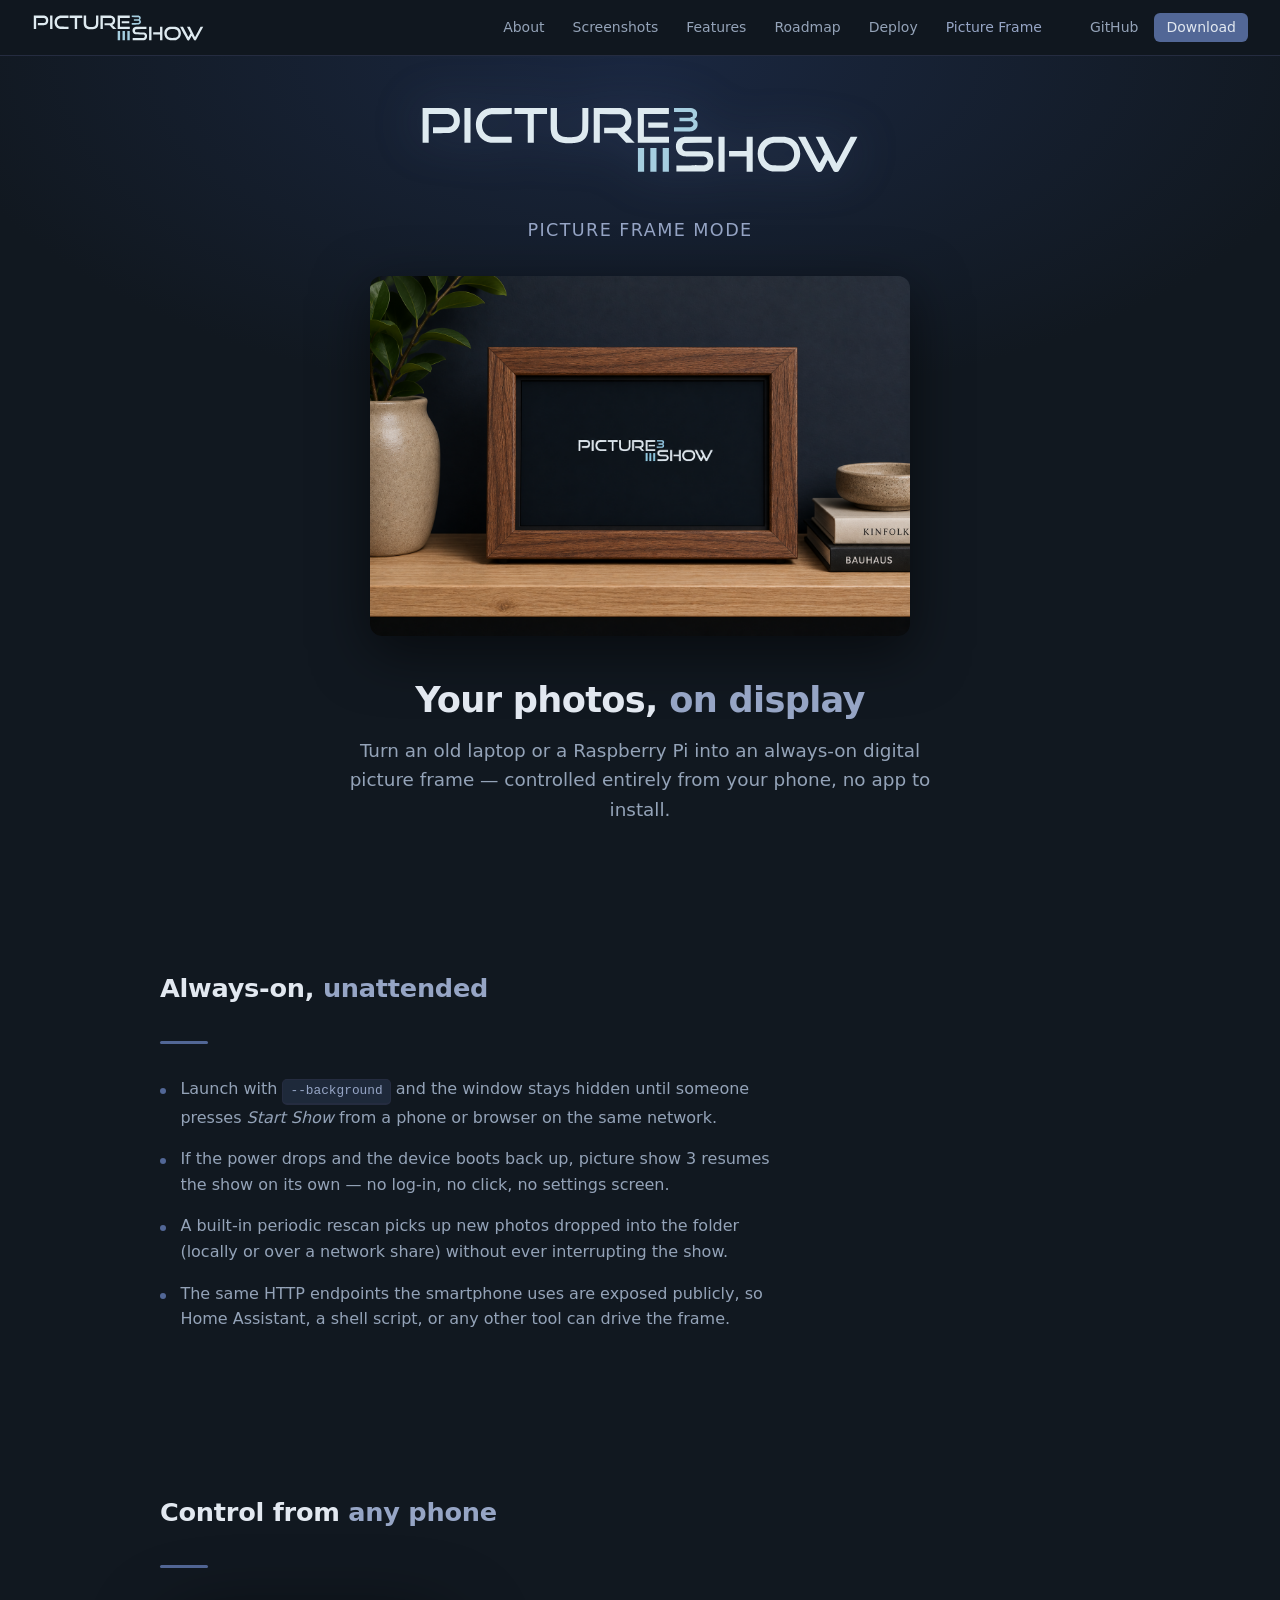
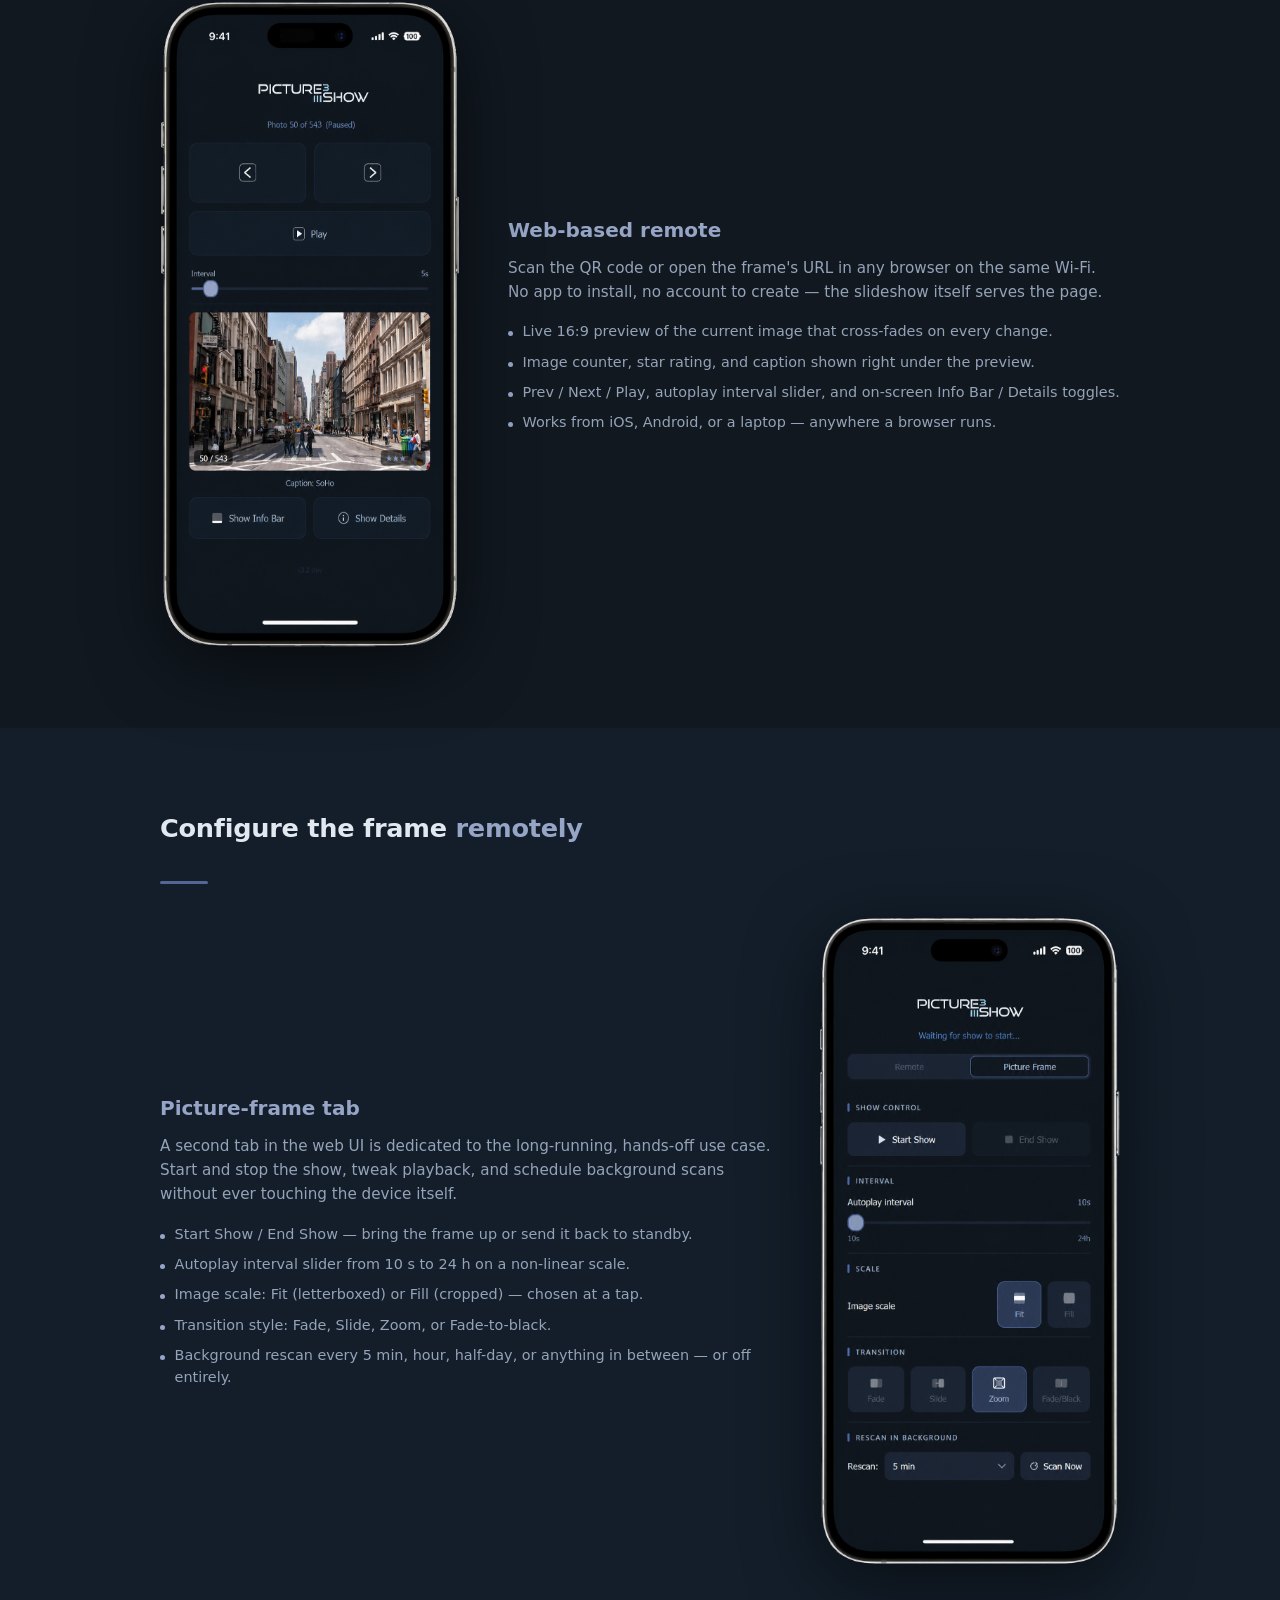
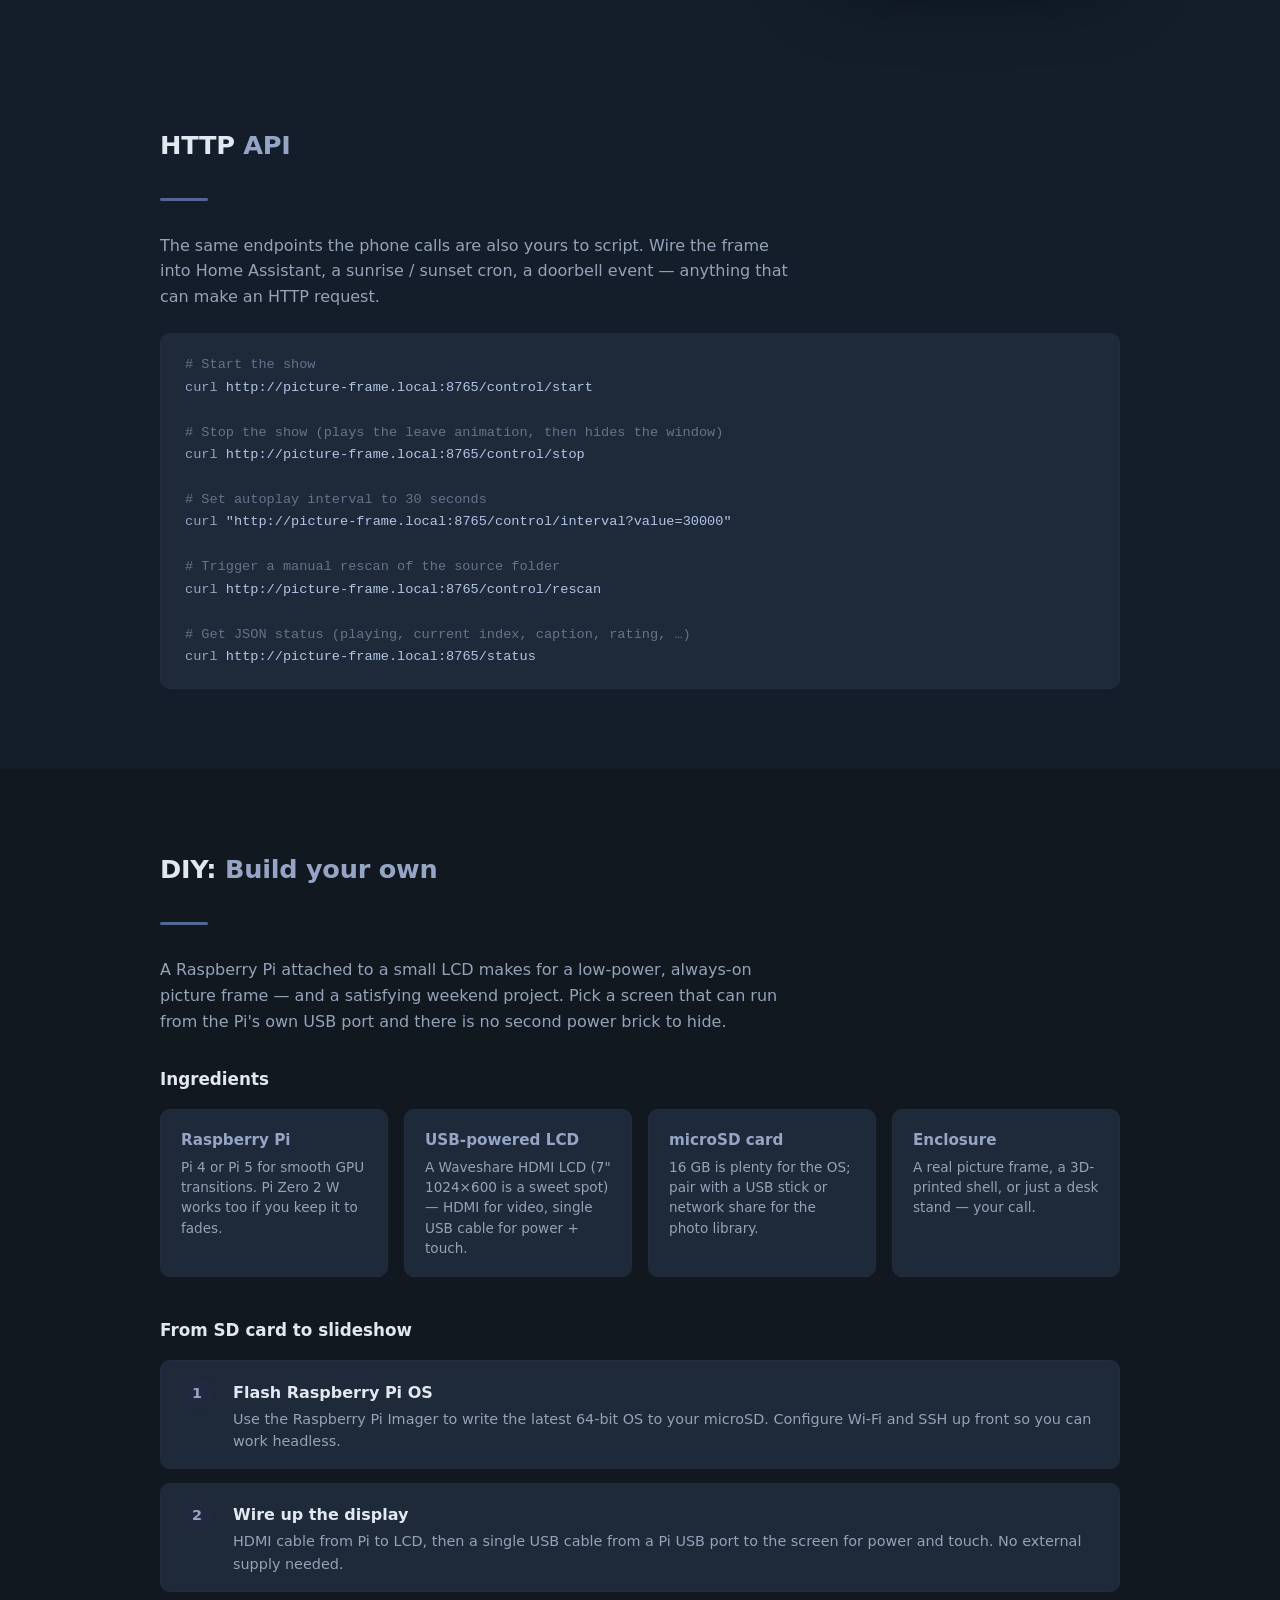
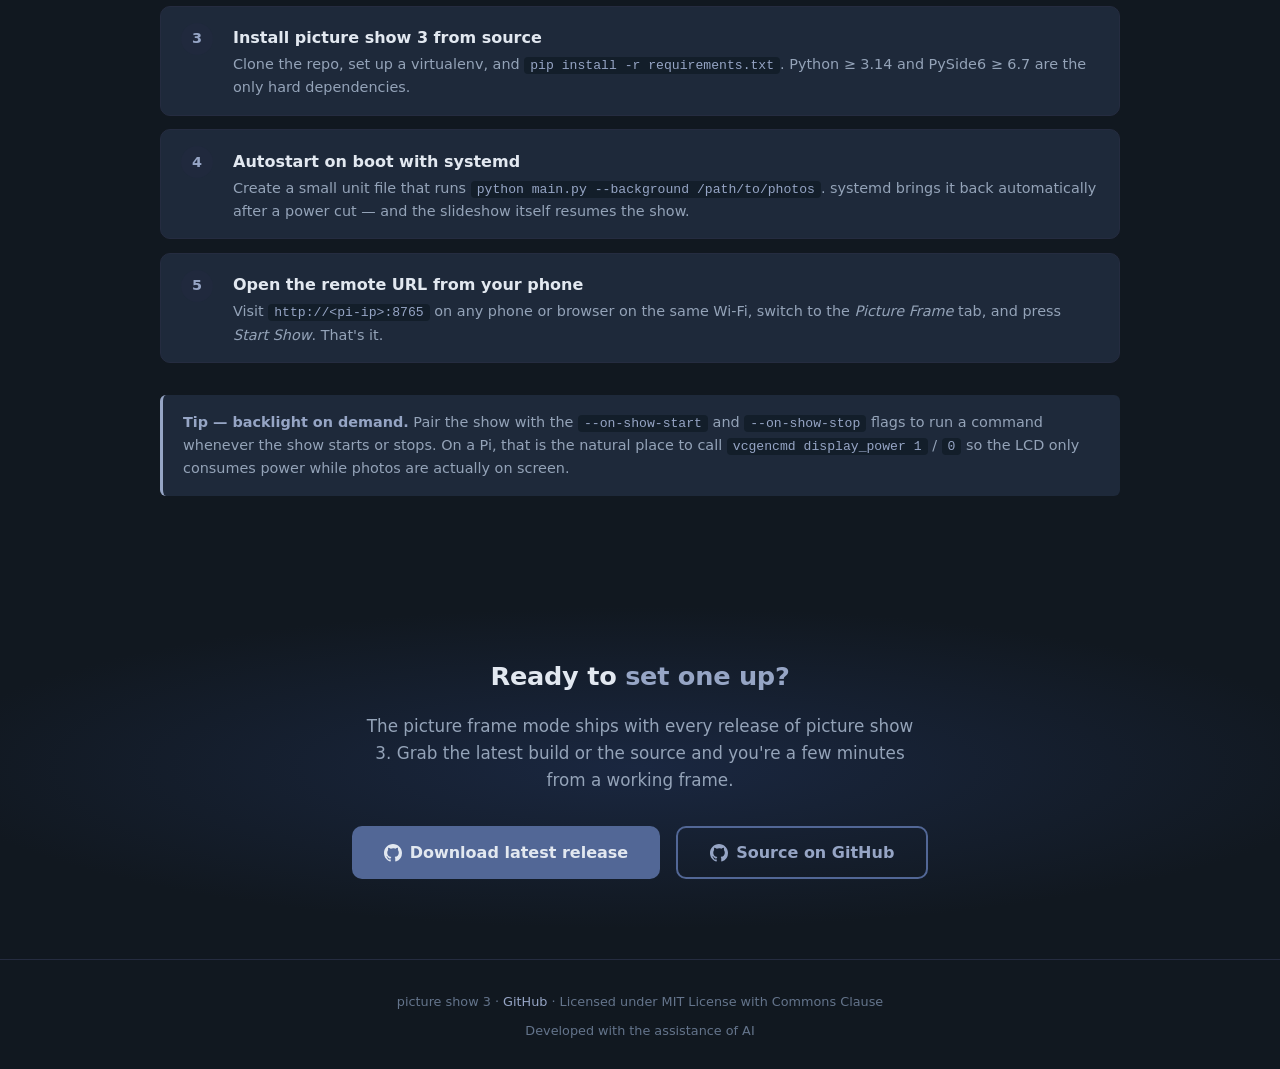
<file: picture-frame.html>
<!DOCTYPE html>
<html lang="en">
<head>
  <meta charset="UTF-8">
  <meta name="viewport" content="width=device-width, initial-scale=1.0">
  <meta name="description" content="Turn any screen into a digital picture frame with picture show 3. Smartphone remote, HTTP API, Raspberry Pi DIY build — no app to install.">
  <link rel="icon" href="favicon.ico" sizes="32x32">
  <link rel="stylesheet" href="style.css">
  <title>Picture Frame Mode — picture show 3</title>
  <style>
    nav a.active { color: var(--accent-light); }
    nav a.logo-link {
      padding: 0;
      display: flex;
      align-items: center;
    }
    nav a.logo-link:hover { background: transparent; }

    /* ── Hero ─────────────────────────────────────────────────── */
    #hero {
      padding: 3rem 2rem 4rem;
      text-align: center;
      background: radial-gradient(ellipse 80% 60% at 50% 0%, #1a2740 0%, var(--bg-deep) 70%);
    }
    #hero img.logo {
      height: 72px;
      max-width: 80%;
      margin-bottom: 2rem;
      filter: drop-shadow(0 0 24px rgba(82,103,150,0.4));
    }
    #hero .subtitle {
      font-size: 1.1rem;
      color: var(--accent-light);
      letter-spacing: 0.08em;
      text-transform: uppercase;
      margin-bottom: 2rem;
    }
    #hero img.frame-photo {
      width: 100%;
      max-width: 540px;
      border-radius: 12px;
      box-shadow: 0 16px 56px rgba(0,0,0,0.55);
      margin-bottom: 2.25rem;
    }
    #hero h1 {
      font-size: 2.2rem;
      font-weight: 700;
      color: var(--text);
      letter-spacing: -0.02em;
      margin-bottom: 0.9rem;
      line-height: 1.2;
    }
    #hero h1 span { color: var(--accent-light); }
    #hero p.tagline {
      font-size: 1.15rem;
      color: var(--text-sec);
      max-width: 620px;
      margin: 0 auto;
    }
    @media (max-width: 520px) {
      #hero h1 { font-size: 1.7rem; }
      #hero p.tagline { font-size: 1rem; }
    }

    /* ── Showcase rows ─────────────────────────────────────────── */
    .showcase {
      display: grid;
      grid-template-columns: 300px 1fr;
      gap: 3rem;
      align-items: center;
    }
    .showcase + .showcase { margin-top: 4rem; }
    .showcase.reverse {
      grid-template-columns: 1fr 300px;
    }
    .showcase.reverse .showcase-image { order: 2; }
    .showcase-image img {
      width: 100%;
      max-width: 300px;
      display: block;
      border-radius: 22px;
      filter: drop-shadow(0 18px 36px rgba(0,0,0,0.55));
    }
    .showcase-text h3 {
      font-size: 1.25rem;
      font-weight: 600;
      color: var(--accent-light);
      margin-bottom: 0.6rem;
    }
    .showcase-text p {
      font-size: 0.95rem;
      color: var(--text-sec);
      line-height: 1.6;
      margin-bottom: 1rem;
    }
    .showcase-text ul {
      list-style: none;
      display: flex;
      flex-direction: column;
      gap: 0.5rem;
    }
    .showcase-text ul li {
      display: flex;
      gap: 0.6rem;
      align-items: baseline;
      font-size: 0.9rem;
      color: var(--text-sec);
      line-height: 1.55;
    }
    .showcase-text ul li::before {
      content: '';
      display: block;
      width: 5px;
      height: 5px;
      border-radius: 50%;
      background: var(--accent-light);
      flex-shrink: 0;
      margin-top: 0.5em;
    }
    @media (max-width: 680px) {
      .showcase, .showcase.reverse {
        grid-template-columns: 1fr;
        gap: 1.75rem;
        justify-items: center;
        text-align: center;
      }
      .showcase.reverse .showcase-image { order: 0; }
      .showcase-text ul li { text-align: left; }
    }

    /* ── API code block ──────────────────────────────────────── */
    #api { background: var(--bg-card); }
    #api p.lead {
      font-size: 1rem;
      color: var(--text-sec);
      max-width: 640px;
      margin-bottom: 1.5rem;
    }
    pre.code {
      background: var(--surface);
      border: 1px solid var(--border);
      border-radius: 10px;
      padding: 1.25rem 1.5rem;
      overflow-x: auto;
      font-family: 'SF Mono', 'Fira Code', Consolas, monospace;
      font-size: 0.85rem;
      line-height: 1.65;
      color: var(--text);
    }
    pre.code .c { color: var(--text-subtle); }
    pre.code .k { color: var(--accent-light); }
    pre.code .s { color: #b3c5e6; }

    /* ── DIY hardware grid + steps ───────────────────────────── */
    .diy-grid {
      display: grid;
      grid-template-columns: repeat(auto-fill, minmax(220px, 1fr));
      gap: 1rem;
      margin-bottom: 2.5rem;
    }
    .diy-item {
      background: var(--surface);
      border: 1px solid var(--border);
      border-radius: 10px;
      padding: 1.1rem 1.25rem;
    }
    .diy-item h4 {
      font-size: 0.95rem;
      font-weight: 600;
      color: var(--accent-light);
      margin-bottom: 0.3rem;
    }
    .diy-item p {
      font-size: 0.85rem;
      color: var(--text-sec);
      line-height: 1.5;
    }
    .diy-steps {
      list-style: none;
      counter-reset: diy-step;
      display: flex;
      flex-direction: column;
      gap: 0.85rem;
    }
    .diy-steps li {
      counter-increment: diy-step;
      display: grid;
      grid-template-columns: 2.25rem 1fr;
      gap: 1rem;
      align-items: baseline;
      background: var(--surface);
      border: 1px solid var(--border);
      border-radius: 10px;
      padding: 1rem 1.25rem;
    }
    .diy-steps li::before {
      content: counter(diy-step);
      grid-column: 1;
      display: flex;
      align-items: center;
      justify-content: center;
      width: 2rem;
      height: 2rem;
      border-radius: 50%;
      background: var(--accent-deep);
      color: var(--accent-light);
      font-weight: 600;
      font-size: 0.9rem;
    }
    .diy-steps li > div {
      grid-column: 2;
    }
    .diy-steps li strong {
      display: block;
      color: var(--text);
      font-weight: 600;
      margin-bottom: 0.15rem;
    }
    .diy-steps li p {
      font-size: 0.9rem;
      color: var(--text-sec);
      line-height: 1.55;
    }
    .diy-steps li code {
      font-family: 'SF Mono', 'Fira Code', Consolas, monospace;
      font-size: 0.82rem;
      color: var(--accent-light);
      background: var(--bg-card);
      padding: 1px 6px;
      border-radius: 4px;
    }
    .diy-tip {
      margin-top: 2rem;
      background: var(--surface);
      border-left: 3px solid var(--accent-light);
      border-radius: 6px;
      padding: 1rem 1.25rem;
      font-size: 0.9rem;
      color: var(--text-sec);
      line-height: 1.6;
    }
    .diy-tip strong { color: var(--accent-light); }
    .diy-tip code {
      font-family: 'SF Mono', 'Fira Code', Consolas, monospace;
      font-size: 0.82rem;
      color: var(--accent-light);
      background: var(--bg-card);
      padding: 1px 6px;
      border-radius: 4px;
    }

    /* ── CTA ─────────────────────────────────────────────────── */
    #cta {
      text-align: center;
      background: radial-gradient(ellipse 80% 60% at 50% 50%, #1a2740 0%, var(--bg-deep) 70%);
    }
    #cta h2 { margin-bottom: 1rem; }
    #cta p {
      font-size: 1.05rem;
      color: var(--text-sec);
      margin-bottom: 2rem;
      max-width: 560px;
      margin-left: auto;
      margin-right: auto;
    }
    .cta-btns { display: flex; gap: 1rem; justify-content: center; flex-wrap: wrap; }
  </style>
</head>
<body>

<!-- ── Nav ──────────────────────────────────────────────────────── -->
<nav>
  <a href="index.html" class="logo-link"><img src="logo.svg" alt="picture show 3"></a>
  <button class="nav-hamburger" id="navToggle" aria-label="Toggle menu">
    <svg viewBox="0 0 24 24" fill="none" stroke="currentColor" stroke-width="2" stroke-linecap="round">
      <line x1="3" y1="6"  x2="21" y2="6"/>
      <line x1="3" y1="12" x2="21" y2="12"/>
      <line x1="3" y1="18" x2="21" y2="18"/>
    </svg>
  </button>
  <ul id="navMenu">
    <li><a href="index.html#intro">About</a></li>
    <li><a href="index.html#screenshots">Screenshots</a></li>
    <li><a href="index.html#features">Features</a></li>
    <li><a href="index.html#roadmap">Roadmap</a></li>
    <li><a href="index.html#deploy">Deploy</a></li>
    <li><a href="picture-frame.html" class="active">Picture Frame</a></li>
    <li class="nav-sep"><a href="https://github.com/hel800/picture-show3" target="_blank" rel="noopener">GitHub</a></li>
    <li><a href="https://github.com/hel800/picture-show3/releases" target="_blank" rel="noopener" class="btn-nav">Download</a></li>
  </ul>
</nav>

<!-- ── Hero ─────────────────────────────────────────────────────── -->
<section id="hero">
  <div class="inner">
    <img src="logo.svg" alt="picture show 3" class="logo">
    <p class="subtitle">Picture Frame Mode</p>
    <img src="digital_picture_frame.png" alt="picture show 3 running as a digital picture frame" class="frame-photo">
    <h1>Your photos, <span>on display</span></h1>
    <p class="tagline">
      Turn an old laptop or a Raspberry Pi into an always-on digital picture frame —
      controlled entirely from your phone, no app to install.
    </p>
  </div>
</section>

<!-- ── Why picture frame mode ───────────────────────────────────── -->
<section id="intro">
  <div class="inner">
    <h2>Always-on, <span>unattended</span></h2>
    <div class="section-sep"></div>
    <ul class="intro-points">
      <li><span>Launch with <kbd>--background</kbd> and the window stays hidden until someone presses <em>Start Show</em> from a phone or browser on the same network.</span></li>
      <li><span>If the power drops and the device boots back up, picture show 3 resumes the show on its own — no log-in, no click, no settings screen.</span></li>
      <li><span>A built-in periodic rescan picks up new photos dropped into the folder (locally or over a network share) without ever interrupting the show.</span></li>
      <li><span>The same HTTP endpoints the smartphone uses are exposed publicly, so Home Assistant, a shell script, or any other tool can drive the frame.</span></li>
    </ul>
  </div>
</section>

<!-- ── Smartphone remote ────────────────────────────────────────── -->
<section id="remote-control">
  <div class="inner">
    <h2>Control from <span>any phone</span></h2>
    <div class="section-sep"></div>
    <div class="showcase">
      <div class="showcase-image">
        <img src="remote_control_smartphone.png" alt="Smartphone remote view with live preview, prev/next, play, and interval slider">
      </div>
      <div class="showcase-text">
        <h3>Web-based remote</h3>
        <p>
          Scan the QR code or open the frame's URL in any browser on the same Wi-Fi.
          No app to install, no account to create — the slideshow itself serves the page.
        </p>
        <ul>
          <li>Live 16:9 preview of the current image that cross-fades on every change.</li>
          <li>Image counter, star rating, and caption shown right under the preview.</li>
          <li>Prev / Next / Play, autoplay interval slider, and on-screen Info Bar / Details toggles.</li>
          <li>Works from iOS, Android, or a laptop — anywhere a browser runs.</li>
        </ul>
      </div>
    </div>
  </div>
</section>

<!-- ── Picture frame controls ──────────────────────────────────── -->
<section id="frame-control" style="background: var(--bg-card);">
  <div class="inner">
    <h2>Configure the frame <span>remotely</span></h2>
    <div class="section-sep"></div>
    <div class="showcase reverse">
      <div class="showcase-image">
        <img src="picture_frame_mode_smartphone.png" alt="Picture frame controls: Start Show, autoplay interval, scale, transition, background rescan">
      </div>
      <div class="showcase-text">
        <h3>Picture-frame tab</h3>
        <p>
          A second tab in the web UI is dedicated to the long-running, hands-off use case.
          Start and stop the show, tweak playback, and schedule background scans without
          ever touching the device itself.
        </p>
        <ul>
          <li>Start Show / End Show — bring the frame up or send it back to standby.</li>
          <li>Autoplay interval slider from 10 s to 24 h on a non-linear scale.</li>
          <li>Image scale: Fit (letterboxed) or Fill (cropped) — chosen at a tap.</li>
          <li>Transition style: Fade, Slide, Zoom, or Fade-to-black.</li>
          <li>Background rescan every 5 min, hour, half-day, or anything in between — or off entirely.</li>
        </ul>
      </div>
    </div>
  </div>
</section>

<!-- ── HTTP API ────────────────────────────────────────────────── -->
<section id="api">
  <div class="inner">
    <h2>HTTP <span>API</span></h2>
    <div class="section-sep"></div>
    <p class="lead">
      The same endpoints the phone calls are also yours to script.
      Wire the frame into Home Assistant, a sunrise / sunset cron, a doorbell event —
      anything that can make an HTTP request.
    </p>
<pre class="code"><span class="c"># Start the show</span>
<span class="k">curl</span> <span class="s">http://picture-frame.local:8765/control/start</span>

<span class="c"># Stop the show (plays the leave animation, then hides the window)</span>
<span class="k">curl</span> <span class="s">http://picture-frame.local:8765/control/stop</span>

<span class="c"># Set autoplay interval to 30 seconds</span>
<span class="k">curl</span> <span class="s">"http://picture-frame.local:8765/control/interval?value=30000"</span>

<span class="c"># Trigger a manual rescan of the source folder</span>
<span class="k">curl</span> <span class="s">http://picture-frame.local:8765/control/rescan</span>

<span class="c"># Get JSON status (playing, current index, caption, rating, …)</span>
<span class="k">curl</span> <span class="s">http://picture-frame.local:8765/status</span></pre>
  </div>
</section>

<!-- ── DIY: Raspberry Pi build ─────────────────────────────────── -->
<section id="diy">
  <div class="inner">
    <h2>DIY: <span>Build your own</span></h2>
    <div class="section-sep"></div>
    <p style="font-size:1rem;color:var(--text-sec);max-width:640px;margin-bottom:2rem;line-height:1.6;">
      A Raspberry Pi attached to a small LCD makes for a low-power, always-on picture
      frame — and a satisfying weekend project. Pick a screen that can run from the Pi's
      own USB port and there is no second power brick to hide.
    </p>

    <h3 style="font-size:1.05rem;font-weight:600;color:var(--text);margin-bottom:1rem;">Ingredients</h3>
    <div class="diy-grid">
      <div class="diy-item">
        <h4>Raspberry Pi</h4>
        <p>Pi 4 or Pi 5 for smooth GPU transitions. Pi Zero 2 W works too if you keep it to fades.</p>
      </div>
      <div class="diy-item">
        <h4>USB-powered LCD</h4>
        <p>A Waveshare HDMI LCD (7" 1024×600 is a sweet spot) — HDMI for video, single USB cable for power + touch.</p>
      </div>
      <div class="diy-item">
        <h4>microSD card</h4>
        <p>16 GB is plenty for the OS; pair with a USB stick or network share for the photo library.</p>
      </div>
      <div class="diy-item">
        <h4>Enclosure</h4>
        <p>A real picture frame, a 3D-printed shell, or just a desk stand — your call.</p>
      </div>
    </div>

    <h3 style="font-size:1.05rem;font-weight:600;color:var(--text);margin-bottom:1rem;">From SD card to slideshow</h3>
    <ol class="diy-steps">
      <li>
        <div>
          <strong>Flash Raspberry Pi OS</strong>
          <p>Use the Raspberry Pi Imager to write the latest 64-bit OS to your microSD. Configure Wi-Fi and SSH up front so you can work headless.</p>
        </div>
      </li>
      <li>
        <div>
          <strong>Wire up the display</strong>
          <p>HDMI cable from Pi to LCD, then a single USB cable from a Pi USB port to the screen for power and touch. No external supply needed.</p>
        </div>
      </li>
      <li>
        <div>
          <strong>Install picture show 3 from source</strong>
          <p>Clone the repo, set up a virtualenv, and <code>pip install -r requirements.txt</code>. Python ≥ 3.14 and PySide6 ≥ 6.7 are the only hard dependencies.</p>
        </div>
      </li>
      <li>
        <div>
          <strong>Autostart on boot with systemd</strong>
          <p>Create a small unit file that runs <code>python main.py --background /path/to/photos</code>. systemd brings it back automatically after a power cut — and the slideshow itself resumes the show.</p>
        </div>
      </li>
      <li>
        <div>
          <strong>Open the remote URL from your phone</strong>
          <p>Visit <code>http://&lt;pi-ip&gt;:8765</code> on any phone or browser on the same Wi-Fi, switch to the <em>Picture Frame</em> tab, and press <em>Start Show</em>. That's it.</p>
        </div>
      </li>
    </ol>

    <div class="diy-tip">
      <strong>Tip — backlight on demand.</strong> Pair the show with the
      <code>--on-show-start</code> and <code>--on-show-stop</code> flags to run a command
      whenever the show starts or stops. On a Pi, that is the natural place to call
      <code>vcgencmd display_power 1</code> / <code>0</code> so the LCD only consumes
      power while photos are actually on screen.
    </div>
  </div>
</section>

<!-- ── CTA ──────────────────────────────────────────────────────── -->
<section id="cta">
  <div class="inner">
    <h2>Ready to <span>set one up?</span></h2>
    <p>
      The picture frame mode ships with every release of picture show 3.
      Grab the latest build or the source and you're a few minutes from a working frame.
    </p>
    <div class="cta-btns">
      <a href="https://github.com/hel800/picture-show3/releases" target="_blank" rel="noopener" class="btn">
        <svg viewBox="0 0 16 16"><path d="M8 0C3.58 0 0 3.58 0 8c0 3.54 2.29 6.53 5.47 7.59.4.07.55-.17.55-.38 0-.19-.01-.82-.01-1.49-2.01.37-2.53-.49-2.69-.94-.09-.23-.48-.94-.82-1.13-.28-.15-.68-.52-.01-.53.63-.01 1.08.58 1.23.82.72 1.21 1.87.87 2.33.66.07-.52.28-.87.51-1.07-1.78-.2-3.64-.89-3.64-3.95 0-.87.31-1.59.82-2.15-.08-.2-.36-1.02.08-2.12 0 0 .67-.21 2.2.82a7.6 7.6 0 012-.27c.68 0 1.36.09 2 .27 1.53-1.04 2.2-.82 2.2-.82.44 1.1.16 1.92.08 2.12.51.56.82 1.27.82 2.15 0 3.07-1.87 3.75-3.65 3.95.29.25.54.73.54 1.48 0 1.07-.01 1.93-.01 2.2 0 .21.15.46.55.38A8.013 8.013 0 0016 8c0-4.42-3.58-8-8-8z"/></svg>
        Download latest release
      </a>
      <a href="https://github.com/hel800/picture-show3" target="_blank" rel="noopener" class="btn btn-outline">
        <svg viewBox="0 0 16 16"><path d="M8 0C3.58 0 0 3.58 0 8c0 3.54 2.29 6.53 5.47 7.59.4.07.55-.17.55-.38 0-.19-.01-.82-.01-1.49-2.01.37-2.53-.49-2.69-.94-.09-.23-.48-.94-.82-1.13-.28-.15-.68-.52-.01-.53.63-.01 1.08.58 1.23.82.72 1.21 1.87.87 2.33.66.07-.52.28-.87.51-1.07-1.78-.2-3.64-.89-3.64-3.95 0-.87.31-1.59.82-2.15-.08-.2-.36-1.02.08-2.12 0 0 .67-.21 2.2.82a7.6 7.6 0 012-.27c.68 0 1.36.09 2 .27 1.53-1.04 2.2-.82 2.2-.82.44 1.1.16 1.92.08 2.12.51.56.82 1.27.82 2.15 0 3.07-1.87 3.75-3.65 3.95.29.25.54.73.54 1.48 0 1.07-.01 1.93-.01 2.2 0 .21.15.46.55.38A8.013 8.013 0 0016 8c0-4.42-3.58-8-8-8z"/></svg>
        Source on GitHub
      </a>
    </div>
  </div>
</section>

<!-- ── Footer ────────────────────────────────────────────────────── -->
<footer>
  <p>
    picture show 3 · <a href="https://github.com/hel800/picture-show3" target="_blank" rel="noopener">GitHub</a>
    · Licensed under MIT License with Commons Clause
  </p>
  <p style="margin-top:0.5rem">Developed with the assistance of AI</p>
</footer>

<script>
const navToggle = document.getElementById('navToggle');
const navMenu   = document.getElementById('navMenu');
navToggle.addEventListener('click', () => navMenu.classList.toggle('open'));
navMenu.querySelectorAll('a').forEach(a =>
  a.addEventListener('click', () => navMenu.classList.remove('open')));
</script>

</body>
</html>
</file>
<file: style.css>
*, *::before, *::after { box-sizing: border-box; margin: 0; padding: 0; }

:root {
  --bg-deep:      #111820;
  --bg-card:      #131e2a;
  --surface:      #1e293a;
  --surface-hover:#293952;
  --border:       #252c40;
  --accent-deep:  #20293d;
  --accent-press: #32405e;
  --accent:       #526796;
  --accent-light: #96a5c5;
  --text:         #e2e8f0;
  --text-sec:     #94a3b8;
  --text-subtle:  #64748b;
  --text-muted:   #475569;
  --status-ok:    #34d399;
}

html { scroll-behavior: smooth; }

body {
  background: var(--bg-deep);
  color: var(--text);
  font-family: -apple-system, BlinkMacSystemFont, 'Segoe UI', system-ui, sans-serif;
  font-size: 16px;
  line-height: 1.6;
}

/* ── Nav ──────────────────────────────────────────────────── */
nav {
  position: sticky;
  top: 0;
  z-index: 100;
  background: rgba(17, 24, 32, 0.9);
  backdrop-filter: blur(12px);
  border-bottom: 1px solid var(--border);
  padding: 0 2rem;
  display: flex;
  align-items: center;
  justify-content: space-between;
  gap: 1rem;
  height: 56px;
}
nav img { height: 28px; }
nav ul {
  list-style: none;
  display: flex;
  gap: 0.25rem;
  align-items: center;
}
nav a {
  color: var(--text-sec);
  text-decoration: none;
  font-size: 0.875rem;
  padding: 0.4rem 0.75rem;
  border-radius: 6px;
  transition: color 0.15s, background 0.15s;
}
nav a:hover { color: var(--text); background: var(--surface); }
nav a.btn-nav {
  background: var(--accent);
  color: var(--text);
  font-weight: 500;
}
nav a.btn-nav:hover { background: var(--accent-light); color: var(--bg-deep); }
nav li.nav-sep { margin-left: 1.25rem; }
@media (max-width: 680px) {
  nav li.nav-sep { margin-left: 0; }
}
.nav-hamburger {
  display: none;
  background: none;
  border: none;
  color: var(--text-sec);
  cursor: pointer;
  padding: 0.25rem;
  border-radius: 6px;
  transition: color 0.15s, background 0.15s;
}
.nav-hamburger:hover { color: var(--text); background: var(--surface); }
.nav-hamburger svg { width: 22px; height: 22px; display: block; }
@media (max-width: 680px) {
  nav {
    height: auto;
    flex-wrap: wrap;
    padding: 0.75rem 1.25rem;
    gap: 0;
  }
  nav img { width: 90px; height: auto; }
  .nav-hamburger { display: block; }
  nav ul {
    display: none;
    flex-direction: column;
    align-items: stretch;
    width: 100%;
    gap: 0;
    border-top: 1px solid var(--border);
    margin-top: 0.6rem;
    padding-top: 0.5rem;
    padding-bottom: 0.4rem;
  }
  nav ul.open { display: flex; }
  nav ul li a {
    display: block;
    padding: 0.55rem 0.25rem;
    border-radius: 6px;
  }
  nav a.btn-nav {
    margin-top: 0.4rem;
    text-align: center;
    padding: 0.55rem 0.75rem;
  }
}

/* ── Sections ─────────────────────────────────────────────── */
section { padding: 5rem 2rem; }
.inner { max-width: 960px; margin: 0 auto; }

h2 {
  font-size: 1.6rem;
  font-weight: 600;
  color: var(--text);
  margin-bottom: 2rem;
  letter-spacing: -0.01em;
}
h2 span { color: var(--accent-light); }

.section-sep {
  width: 48px; height: 3px;
  background: var(--accent);
  border-radius: 2px;
  margin-bottom: 2rem;
}

/* ── Intro points ─────────────────────────────────────────── */
.intro-points {
  list-style: none;
  display: flex;
  flex-direction: column;
  gap: 1rem;
  max-width: 640px;
}
.intro-points li {
  display: flex;
  gap: 0.9rem;
  align-items: baseline;
  font-size: 1rem;
  color: var(--text-sec);
  line-height: 1.6;
}
.intro-points li::before {
  content: '';
  display: block;
  width: 6px;
  height: 6px;
  border-radius: 50%;
  background: var(--accent);
  flex-shrink: 0;
  margin-top: 0.55em;
}

/* ── Buttons ──────────────────────────────────────────────── */
.btn {
  display: inline-flex;
  align-items: center;
  gap: 0.5rem;
  background: var(--accent);
  color: var(--text);
  text-decoration: none;
  font-size: 1rem;
  font-weight: 600;
  padding: 0.75rem 2rem;
  border-radius: 10px;
  transition: background 0.15s, transform 0.1s;
}
.btn:hover { background: var(--accent-light); color: var(--bg-deep); transform: translateY(-1px); }
.btn:active { transform: translateY(0); }
.btn svg { width: 18px; height: 18px; fill: currentColor; flex-shrink: 0; }
.btn-outline {
  background: transparent;
  border: 2px solid var(--accent);
  color: var(--accent-light);
}
.btn-outline:hover { background: var(--accent); color: var(--text); }

/* ── Keyboard ─────────────────────────────────────────────── */
kbd {
  display: inline-block;
  background: var(--surface);
  border: 1px solid var(--border);
  border-bottom-width: 2px;
  border-radius: 5px;
  padding: 1px 7px;
  font-size: 0.8rem;
  font-family: 'SF Mono', 'Fira Code', monospace;
  color: var(--accent-light);
  white-space: nowrap;
}

/* ── Footer ───────────────────────────────────────────────── */
footer {
  border-top: 1px solid var(--border);
  padding: 2rem;
  text-align: center;
  font-size: 0.8rem;
  color: var(--text-subtle);
}
footer a { color: var(--accent-light); text-decoration: none; }
footer a:hover { text-decoration: underline; }
</file>
